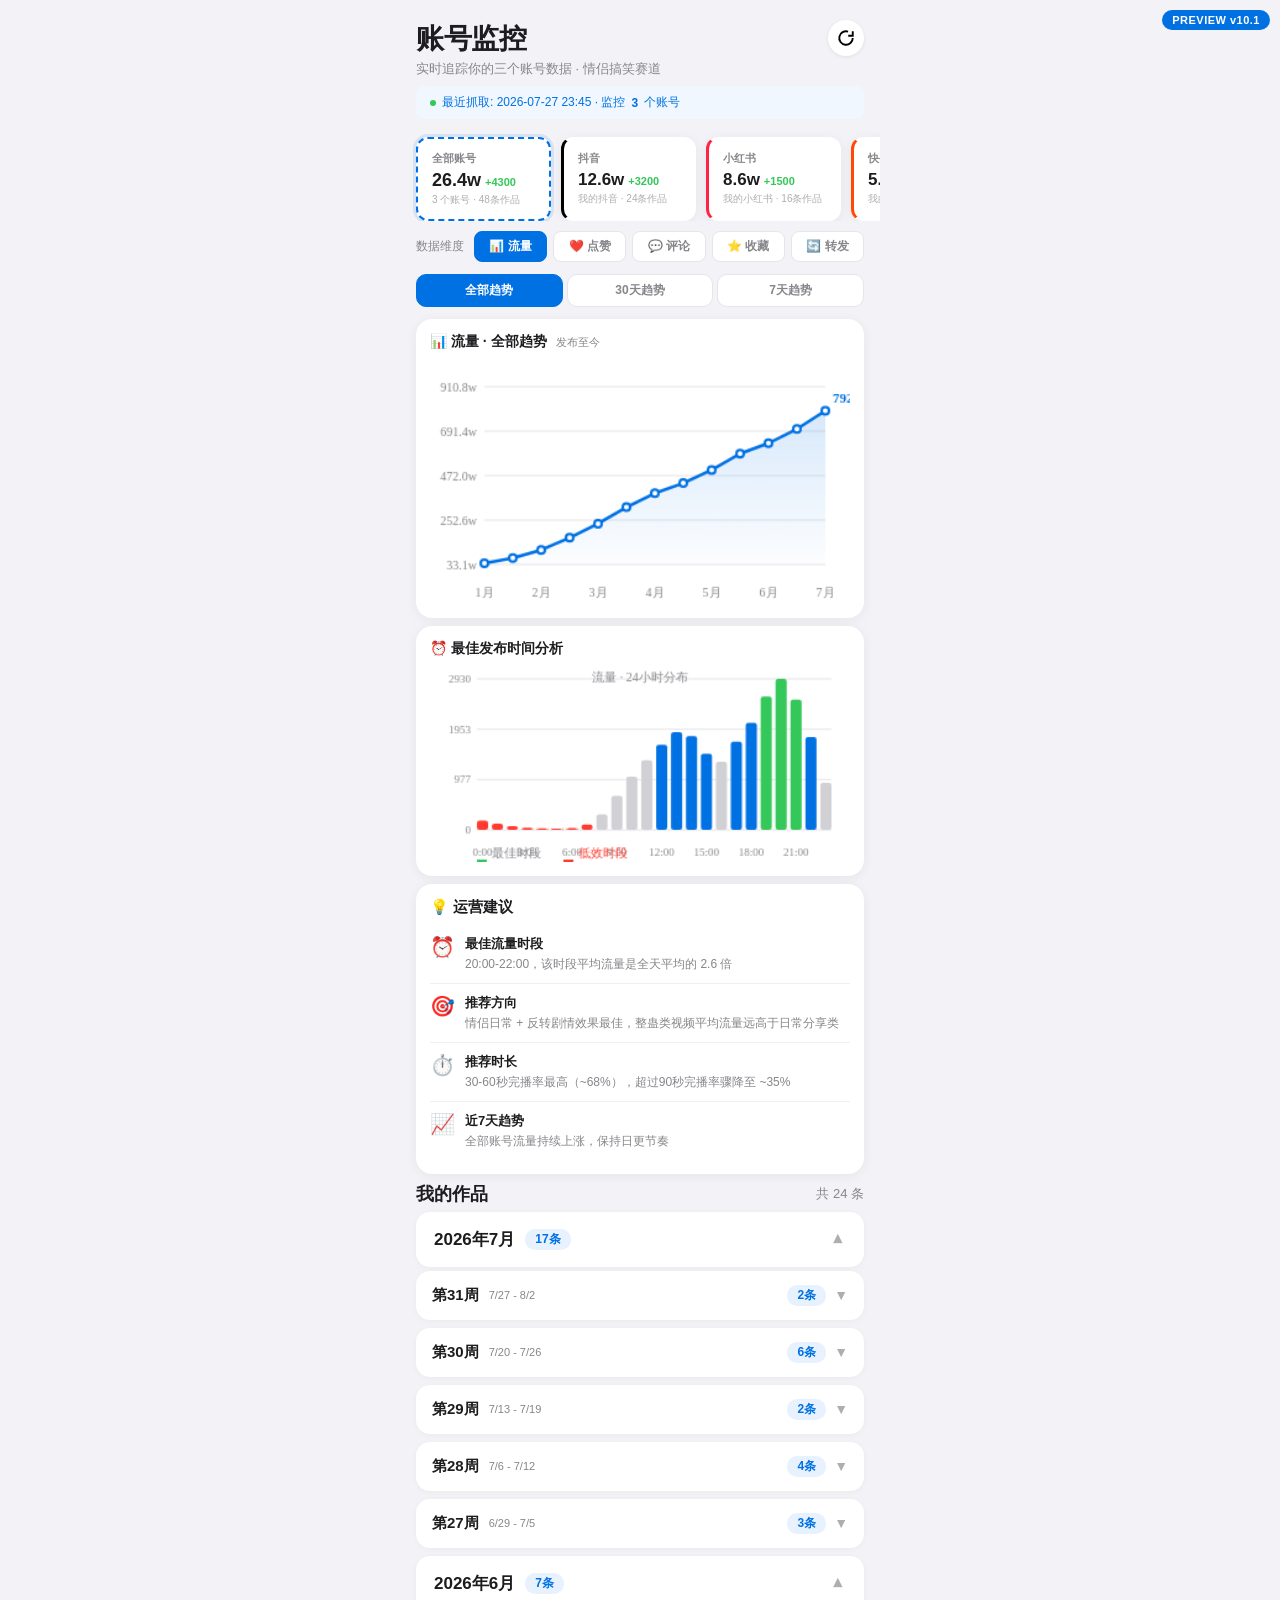
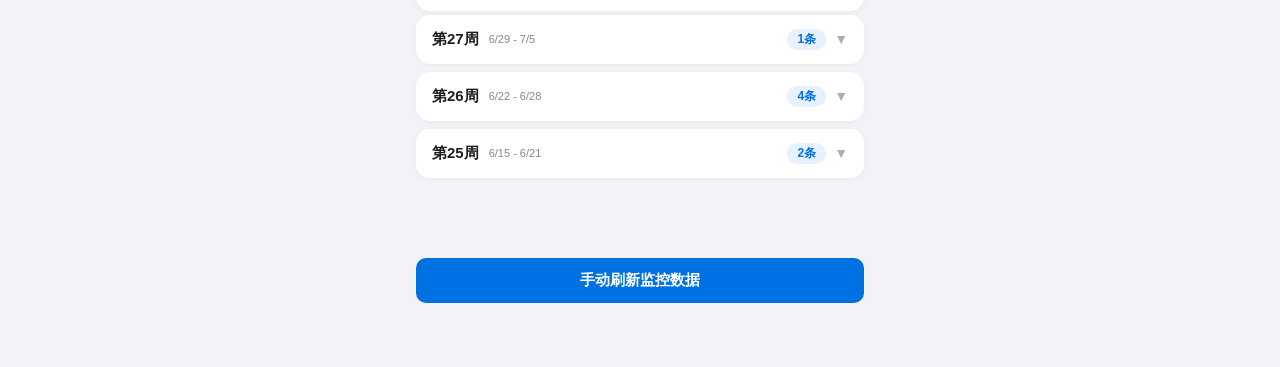
<file: monitor-preview.html>
<!DOCTYPE html>
<html lang="zh-CN">
<head>
  <meta charset="UTF-8">
  <meta name="viewport" content="width=device-width, initial-scale=1.0, maximum-scale=1.0, user-scalable=no">
  <title>监控面板预览 v10.1</title>
  <style>
    :root {
      --primary: #0071e3; --primary-light: #e8f2ff;
      --bg: #f2f2f7; --card-bg: #fff; --border: #e5e5ea;
      --text-primary: #1d1d1f; --text-secondary: #86868b; --text-tertiary: #aeaeb2;
      --green: #34c759; --red: #ff3b30; --orange: #ff9500;
    }
    * { margin: 0; padding: 0; box-sizing: border-box; }
    body {
      font-family: -apple-system, BlinkMacSystemFont, 'SF Pro Display', 'PingFang SC', sans-serif;
      background: var(--bg); color: var(--text-primary); -webkit-font-smoothing: antialiased;
      max-width: 480px; margin: 0 auto; min-height: 100vh; padding-bottom: 40px;
    }
    .preview-badge {
      position: fixed; top: 10px; right: 10px; z-index: 999;
      background: var(--primary); color: #fff; padding: 4px 10px; border-radius: 12px;
      font-size: 11px; font-weight: 700; letter-spacing: 0.5px;
    }

    /* Header */
    .radar-header { padding: 20px 16px 0; }
    .radar-header-top { display: flex; align-items: flex-start; justify-content: space-between; }
    .radar-title-group h1 { font-size: 28px; font-weight: 800; letter-spacing: -0.5px; }
    .radar-title-group p { font-size: 13px; color: var(--text-secondary); margin-top: 2px; }
    .header-actions { display: flex; gap: 8px; }
    .header-actions button {
      width: 36px; height: 36px; border: none; border-radius: 50%;
      background: var(--card-bg); cursor: pointer; display: flex; align-items: center; justify-content: center;
      box-shadow: 0 1px 4px rgba(0,0,0,0.08);
    }
    .segment-tabs { display: flex; gap: 4px; margin-top: 10px; background: #e5e5ea; border-radius: 10px; padding: 3px; }
    .segment-tab {
      flex: 1; padding: 8px 0; border: none; border-radius: 8px; background: transparent;
      font-size: 14px; font-weight: 600; color: var(--text-secondary); cursor: pointer; transition: all 0.2s;
    }
    .segment-tab.active { background: #fff; color: var(--text-primary); box-shadow: 0 1px 3px rgba(0,0,0,0.1); }
    .tab-icon { margin-right: 3px; }

    /* Status */
    .data-status-bar {
      margin: 8px 16px; padding: 8px 14px; background: #f0f7ff; border-radius: 8px;
      font-size: 12px; color: var(--primary); display: flex; align-items: center; gap: 6px;
    }
    .status-dot { width: 6px; height: 6px; border-radius: 50%; background: var(--green); display: inline-block; }

    /* Account Cards */
    .acct-scroll { display: flex; gap: 10px; padding: 10px 16px 0; overflow-x: auto; scrollbar-width: none; }
    .acct-scroll::-webkit-scrollbar { display: none; }
    .monitor-card {
      flex: 0 0 135px; background: #fff; border-radius: 12px; padding: 12px 14px;
      box-shadow: 0 2px 12px rgba(0,0,0,0.06); position: relative; cursor: pointer;
      border: 2px solid transparent; transition: all 0.2s;
    }
    .monitor-card.selected { border-color: var(--primary); box-shadow: 0 0 0 3px rgba(0,113,227,0.12); }
    .monitor-card.all { border-style: dashed; border-color: #d0d0d5; }
    .monitor-card.all.selected { border-color: var(--primary); }
    .monitor-card.all .mc-fans { font-size: 18px; }
    .mc-platform { font-size: 11px; font-weight: 600; color: var(--text-secondary); margin-bottom: 4px; }
    .mc-fans { font-size: 17px; font-weight: 800; color: var(--text-primary); }
    .mc-delta { font-size: 11px; font-weight: 600; margin-left: 4px; }
    .mc-delta.up { color: var(--green); }
    .mc-delta.down { color: var(--red); }
    .mc-sub { font-size: 10px; color: var(--text-tertiary); margin-top: 2px; }
    .monitor-card.add {
      border: 2px dashed #d0d0d5 !important; background: transparent; box-shadow: none;
      display: flex; align-items: center; justify-content: center; flex-direction: column; gap: 4px;
      cursor: pointer; color: var(--text-secondary); font-size: 12px; font-weight: 500;
    }
    .monitor-card.add .add-icon { font-size: 24px; color: var(--primary); }

    /* Metric bar */
    .metric-bar { display: flex; gap: 6px; padding: 10px 16px 4px; align-items: center; }
    .metric-label { font-size: 12px; color: var(--text-secondary); margin-right: 4px; flex-shrink: 0; }
    .metric-btn {
      flex: 1; padding: 6px 0; border-radius: 8px; font-size: 12px; font-weight: 600;
      border: 1px solid var(--border); background: #fff; color: var(--text-secondary); cursor: pointer;
      text-align: center; transition: all 0.2s;
    }
    .metric-btn.active { background: var(--primary); color: #fff; border-color: var(--primary); }

    /* Trend segment */
    .trend-seg { display: flex; gap: 4px; padding: 8px 16px 4px; }
    .tseg-btn {
      flex: 1; padding: 7px 0; border-radius: 10px; font-size: 12px; font-weight: 600;
      border: 1px solid var(--border); background: #fff; color: var(--text-secondary);
      cursor: pointer; text-align: center; transition: all 0.2s;
    }
    .tseg-btn.active { background: var(--primary); color: #fff; border-color: var(--primary); }

    /* Chart card */
    .chart-card {
      background: #fff; border-radius: 16px; padding: 14px; box-shadow: 0 2px 12px rgba(0,0,0,0.06);
      margin: 8px 16px;
    }
    .chart-card h3 { font-size: 14px; font-weight: 700; margin-bottom: 6px; color: var(--text-primary); }
    .chart-sub { font-size: 11px; color: var(--text-secondary); margin-left: 6px; font-weight: 400; }
    canvas { display: block; }

    /* Pattern / Advice */
    .pattern-card {
      background: #fff; border-radius: 16px; padding: 14px; margin: 8px 16px;
      box-shadow: 0 2px 12px rgba(0,0,0,0.06);
    }
    .pattern-card h4 { font-size: 15px; font-weight: 700; margin-bottom: 8px; }
    .advice-row { display: flex; gap: 10px; align-items: flex-start; padding: 10px 0; border-bottom: 1px solid #f0f0f0; }
    .advice-row:last-child { border-bottom: none; }
    .advice-icon { font-size: 20px; flex-shrink: 0; }
    .advice-title { font-size: 13px; font-weight: 600; color: var(--text-primary); }
    .advice-text { font-size: 12px; color: var(--text-secondary); line-height: 1.5; margin-top: 2px; }

    /* Section header */
    .section-header { display: flex; align-items: center; justify-content: space-between; margin: 8px 16px 6px; }
    .section-header h2 { font-size: 18px; font-weight: 800; }

    /* Month group */
    .month-group { margin: 0 16px 8px; }
    .month-head {
      display: flex; align-items: center; justify-content: space-between; padding: 16px 18px;
      background: #fff; border-radius: 14px; cursor: pointer; user-select: none;
      box-shadow: 0 1px 6px rgba(0,0,0,0.04); margin-bottom: 4px;
    }
    .month-head:active { background: #f5f5f7; }
    .month-head-left { display: flex; align-items: center; gap: 10px; }
    .month-title { font-size: 17px; font-weight: 800; color: var(--text-primary); }
    .month-total { font-size: 12px; font-weight: 600; color: var(--primary); background: var(--primary-light); border-radius: 10px; padding: 2px 10px; }
    .month-arrow { font-size: 16px; color: var(--text-tertiary); transition: transform 0.2s; }
    .month-group.open .month-arrow { transform: rotate(180deg); }
    .month-week-list { display: none; }
    .month-group.open .month-week-list { display: block; }

    /* Week group inside month */
    .month-week-list .week-group { margin: 0 0 8px 0; }
    .week-group { background: #fff; border-radius: 14px; overflow: hidden; box-shadow: 0 1px 6px rgba(0,0,0,0.04); }
    .week-head {
      display: flex; align-items: center; justify-content: space-between; padding: 14px 16px;
      cursor: pointer; user-select: none;
    }
    .week-head:active { background: #f5f5f7; }
    .week-head-left { display: flex; align-items: center; gap: 10px; }
    .week-num { font-size: 15px; font-weight: 700; color: var(--text-primary); }
    .week-range { font-size: 11px; color: var(--text-secondary); }
    .week-badge { font-size: 12px; font-weight: 600; color: var(--primary); background: var(--primary-light); border-radius: 10px; padding: 2px 10px; }
    .week-arrow { font-size: 14px; color: var(--text-tertiary); transition: transform 0.2s; }
    .week-group.open .week-arrow { transform: rotate(180deg); }
    .week-body { display: none; padding: 0 10px 10px; }
    .week-group.open .week-body { display: flex; flex-direction: column; gap: 8px; }

    /* Video card */
    .video-card {
      background: #fafafa; border-radius: 12px; overflow: hidden; position: relative;
      box-shadow: 0 1px 4px rgba(0,0,0,0.06);
    }
    .card-cover-area {
      min-height: 90px; display: flex; align-items: center; justify-content: center;
      position: relative;
    }
    .card-platform-badge {
      position: absolute; top: 10px; right: 10px; padding: 3px 8px; border-radius: 12px;
      font-size: 10px; font-weight: 600; color: #fff;
    }
    .card-body { padding: 10px 12px 4px; }
    .card-title { font-size: 14px; font-weight: 600; color: var(--text-primary); line-height: 1.4; }
    .card-author { margin-top: 3px; }
    .author-name { font-size: 12px; color: var(--text-secondary); }
    .card-stats { display: flex; gap: 12px; padding: 4px 12px 8px; font-size: 12px; color: var(--text-secondary); }
    .stat-item { display: flex; align-items: center; gap: 2px; }
    .stat-icon { font-size: 11px; }
    .stat-time { margin-left: auto; color: var(--text-tertiary); }
    .work-link {
      display: block; width: 100%; padding: 10px 0; text-align: center; border: none;
      border-top: 1px solid var(--border);
      background: linear-gradient(180deg, #e8f4ff, #d6ebff);
      color: #1a6dd4; font-size: 13px; font-weight: 700; cursor: pointer;
      text-decoration: none; border-radius: 0 0 12px 12px;
    }

    /* Refresh button */
    .btn-blue {
      display: block; width: calc(100% - 32px); margin: 12px auto 24px;
      padding: 13px; border: none; border-radius: 10px;
      background: var(--primary); color: #fff; font-size: 15px; font-weight: 600; cursor: pointer;
    }

    /* Modal */
    .acct-modal-bg {
      display: none; position: fixed; inset: 0; background: rgba(0,0,0,0.35); z-index: 999;
      align-items: flex-end; justify-content: center; backdrop-filter: blur(3px);
    }
    .acct-modal-bg.show { display: flex; }
    .acct-modal {
      background: #fff; border-radius: 20px 20px 0 0; width: 100%; max-width: 480px;
      padding: 20px 18px calc(20px + env(safe-area-inset-bottom, 0px));
      animation: slideUp 0.3s ease;
    }
    @keyframes slideUp { from { transform: translateY(100%); opacity: 0; } to { transform: translateY(0); opacity: 1; } }
    .acct-modal h3 { font-size: 17px; font-weight: 700; margin-bottom: 14px; }
    .acct-modal .row { display: flex; gap: 8px; align-items: center; margin-bottom: 10px; }
    .acct-modal select, .acct-modal input {
      padding: 10px 12px; border: 1.5px solid var(--border); border-radius: 10px;
      font-size: 14px; background: #f5f5f7; color: var(--text-primary); outline: none;
      font-family: inherit;
    }
    .acct-modal select { min-width: 90px; }
    .acct-modal input { flex: 1; min-width: 120px; }
    .acct-modal input:focus, .acct-modal select:focus { border-color: var(--primary); }
    .btn-primary {
      width: 100%; padding: 13px; border: none; border-radius: 10px;
      background: var(--primary); color: #fff; font-size: 15px; font-weight: 600; cursor: pointer; margin-top: 4px;
    }
    .btn-grey {
      width: 100%; padding: 12px; border: 1.5px solid var(--border); border-radius: 10px;
      background: #fff; color: var(--primary); font-size: 14px; font-weight: 500; cursor: pointer; margin-top: 6px;
    }
  </style>
</head>
<body>
<div class="preview-badge">PREVIEW v10.1</div>

<!-- Header -->
<div class="radar-header">
  <div class="radar-header-top">
    <div class="radar-title-group">
      <h1>账号监控</h1>
      <p>实时追踪你的三个账号数据 · 情侣搞笑赛道</p>
    </div>
    <div class="header-actions">
      <button onclick="alert('刷新中...')"><svg width="18" height="18" viewBox="0 0 24 24" fill="none" stroke="currentColor" stroke-width="2.5"><path d="M21 12a9 9 0 11-6.219-8.56"/><path d="M21 3v6h-6"/></svg></button>
    </div>
  </div>
</div>

<div class="data-status-bar">
  <span class="status-dot"></span> 最近抓取: 2026-07-27 23:45 · 监控 <b id="acctCount">3</b> 个账号
</div>

<!-- Account Cards -->
<div class="acct-scroll" id="acctCards"></div>

<!-- Metric Bar -->
<div class="metric-bar">
  <span class="metric-label">数据维度</span>
  <button class="metric-btn active" onclick="switchMetric('plays')">📊 流量</button>
  <button class="metric-btn" onclick="switchMetric('likes')">❤️ 点赞</button>
  <button class="metric-btn" onclick="switchMetric('comments')">💬 评论</button>
  <button class="metric-btn" onclick="switchMetric('saves')">⭐ 收藏</button>
  <button class="metric-btn" onclick="switchMetric('shares')">🔄 转发</button>
</div>

<!-- Trend Toggle -->
<div class="trend-seg">
  <button class="tseg-btn active" onclick="switchTrend('all')">全部趋势</button>
  <button class="tseg-btn" onclick="switchTrend('30d')">30天趋势</button>
  <button class="tseg-btn" onclick="switchTrend('7d')">7天趋势</button>
</div>

<!-- Trend Chart -->
<div class="chart-card">
  <h3 id="trendTitle">📊 流量 · 全部趋势 <span class="chart-sub" id="trendSub">发布至今</span></h3>
  <canvas id="trendCanvas" width="340" height="200" style="width:100%;max-width:100%;"></canvas>
</div>

<!-- Time Slot Chart -->
<div class="chart-card">
  <h3>⏰ 最佳发布时间分析</h3>
  <canvas id="timeSlotCanvas" width="340" height="160" style="width:100%;max-width:100%;"></canvas>
</div>

<!-- Advice -->
<div class="pattern-card">
  <h4>💡 运营建议</h4>
  <div id="adviceArea"></div>
</div>

<!-- Works -->
<div class="section-header">
  <h2>我的作品</h2>
  <span style="font-size:13px;color:var(--text-secondary);" id="workTotal">共 0 条</span>
</div>
<div id="monthGroups" style="padding-bottom:60px;"></div>

<!-- Refresh -->
<button class="btn-blue" onclick="alert('预览模式下不实际刷新')">手动刷新监控数据</button>

<!-- Add Account Modal -->
<div class="acct-modal-bg" id="acctModalBg" onclick="if(event.target===this)closeModal()">
  <div class="acct-modal">
    <h3>添加监控账号</h3>
    <div class="row">
      <select id="acctPlat">
        <option value="douyin">抖音</option>
        <option value="xiaohongshu">小红书</option>
        <option value="kuaishou">快手</option>
        <option value="shipinhao">视频号</option>
      </select>
      <input type="text" id="acctId" placeholder="输入账号ID / 用户ID">
    </div>
    <input type="text" id="acctNick" placeholder="账号昵称（可选）" style="width:100%;box-sizing:border-box;padding:10px 12px;border:1.5px solid #e5e5ea;border-radius:10px;font-size:14px;background:#f5f5f7;color:var(--text-primary);outline:none;font-family:inherit;margin-bottom:10px;">
    <button class="btn-primary" onclick="addAccount()">确认添加</button>
    <button class="btn-grey" onclick="closeModal()">取消</button>
  </div>
</div>

<script>
// ===========================
// DATA
// ===========================
const PLAT_COLORS = { douyin: '#000', xiaohongshu: '#ff2442', kuaishou: '#ff4906', shipinhao: '#07c160' };
const PLAT_NAMES = { douyin: '抖音', xiaohongshu: '小红书', kuaishou: '快手', shipinhao: '视频号' };
const PLAT_DOMAINS = { douyin: 'douyin.com', xiaohongshu: 'xiaohongshu.com', kuaishou: 'kuaishou.com', shipinhao: 'channels.weixin.qq.com' };
const METRIC_NAMES = { plays: '流量', likes: '点赞', comments: '评论', saves: '收藏', shares: '转发' };

// Per-account data
const ACCOUNT_DATA = {
  a1: {  // 抖音 - 12.56w粉
    nickname: '我的抖音', platform: 'douyin', userId: '49566173638',
    fans: 125600, delta: +3200, deltaUp: true, totalWorks: 24,
    // 全部趋势（按半月/周粒度）
    allLabels: ['1月', '2月', '3月', '4月上', '4月下', '5月上', '5月下', '6月上', '6月下', '7/1-7/5', '7/6-7/12', '7/13-7/19', '7/20-7/27'],
    // 各指标趋势（粉丝累计 / 流量 / 点赞 / 评论 / 收藏 / 转发）
    trendFans: [2000,3500,8200,15000,22000,31000,38000,42000,48000,55000,65000,82000,125600],
    trendPlays: [50000,82000,180000,350000,520000,780000,980000,1150000,1380000,1680000,2200000,2900000,3800000],
    trendLikes: [1800,3500,8200,15000,22000,31000,38000,42000,48000,55000,65000,82000,125600],
    trendComments: [320,650,1500,2800,4200,5800,7200,8200,9500,10800,13200,16800,22600],
    trendSaves: [800,1500,3500,6200,9200,13000,16000,18000,21000,24000,29000,36000,52000],
    trendShares: [200,420,950,1800,2800,3800,4500,5200,6000,7200,8800,11800,16200],
    // 30天趋势
    trend30dPlays: [1380000,1500000,1700000,2100000,2600000,3200000,3800000],
    trend30dLikes: [48000,52000,57000,65000,82000,105000,125600],
    trend30dComments: [9500,10200,11500,13800,16800,19500,22600],
    trend30dSaves: [21000,23000,26000,30000,36000,42000,52000],
    trend30dShares: [6000,6500,7200,8800,11800,14000,16200],
    labels30d: ['6/28', '7/03', '7/08', '7/13', '7/18', '7/23', '7/27'],
    // 7天趋势
    trend7dPlays: [2600000,2750000,2900000,3100000,3300000,3600000,3800000],
    trend7dLikes: [82000,88000,92000,97000,107000,118000,125600],
    trend7dComments: [16800,17200,18000,18800,20200,21500,22600],
    trend7dSaves: [36000,37200,39000,41000,46000,50000,52000],
    trend7dShares: [11800,12200,12800,13600,14800,15500,16200],
    labels7d: ['7/21', '7/22', '7/23', '7/24', '7/25', '7/26', '7/27'],
    // 24h分布
    hourPlays: [80,50,30,18,12,10,15,45,120,260,400,520,620,700,680,560,500,630,760,930,1100,960,700,360],
    hourLikes: [80,50,30,18,12,10,15,45,120,260,400,520,620,700,680,560,500,630,760,930,1100,960,700,360],
    hourComments: [14,9,5,3,2,2,3,8,22,45,70,92,108,120,116,98,88,110,135,165,185,160,120,62],
    hourSaves: [32,20,12,7,5,4,6,18,48,105,160,210,250,280,270,225,200,255,310,385,440,385,280,145],
    hourShares: [10,6,4,2,1,1,2,6,16,35,55,72,85,95,92,78,70,88,108,135,155,130,95,50],
    works: [
      { title: '假装失忆测试男友反应😂', likes: 85000, plays: 2300000, comments: 18200, saves: 38000, shares: 12000, date: '2026-07-26 20:30', week: 31, url: 'https://www.douyin.com/video/7658644062555391722' },
      { title: '趁他睡着把眉毛剃了一半', likes: 62000, plays: 1850000, comments: 13500, saves: 25000, shares: 8800, date: '2026-07-25 21:15', week: 31, url: 'https://www.douyin.com/video/7665596046256824570' },
      { title: '在电梯里假装不认识他', likes: 38000, plays: 980000, comments: 7800, saves: 15000, shares: 5200, date: '2026-07-23 20:00', week: 30, url: 'https://www.douyin.com/video/7445677809080552731' },
      { title: '把空调遥控器藏起来说坏了', likes: 42000, plays: 1200000, comments: 9200, saves: 18000, shares: 6500, date: '2026-07-22 19:00', week: 30, url: '#' },
      { title: '偷偷换了他的洗发水', likes: 29000, plays: 720000, comments: 5800, saves: 12000, shares: 3800, date: '2026-07-18 19:30', week: 29, url: '#' },
      { title: '假装把手机掉马桶里了', likes: 24000, plays: 650000, comments: 4500, saves: 9500, shares: 2800, date: '2026-07-15 21:00', week: 29, url: '#' },
      { title: '测试他的求生欲第3卷', likes: 45000, plays: 1280000, comments: 9800, saves: 19500, shares: 7200, date: '2026-07-10 20:45', week: 28, url: '#' },
      { title: '在他生日当天假装忘掉', likes: 52000, plays: 1580000, comments: 11200, saves: 22000, shares: 8200, date: '2026-07-08 18:00', week: 28, url: '#' },
      { title: '女朋友暴怒合集·他居然还敢笑', likes: 38000, plays: 950000, comments: 8200, saves: 16000, shares: 5500, date: '2026-07-01 19:30', week: 27, url: '#' },
      { title: '给他假口红让他猜价格', likes: 31000, plays: 820000, comments: 6800, saves: 13000, shares: 4200, date: '2026-06-25 20:15', week: 26, url: '#' },
      { title: '趁他打游戏疯狂撩他', likes: 33000, plays: 880000, comments: 7200, saves: 14000, shares: 4800, date: '2026-06-20 21:00', week: 25, url: '#' },
      { title: '让他帮我敷面膜结果整张脸都是', likes: 28000, plays: 750000, comments: 6200, saves: 11500, shares: 3900, date: '2026-06-15 19:45', week: 24, url: '#' },
    ]
  },
  a2: {  // 小红书 - 8.64w粉
    nickname: '我的小红书', platform: 'xiaohongshu', userId: '95886844869',
    fans: 86400, delta: +1500, deltaUp: true, totalWorks: 16,
    allLabels: ['1月', '2月', '3月', '4月', '5月上', '5月下', '6月上', '6月下', '7/1-7/13', '7/14-7/27'],
    trendFans: [3000,5500,9800,18000,28000,42000,58000,72000,81000,86400],
    trendPlays: [60000,120000,220000,420000,680000,980000,1350000,1680000,2100000,2600000],
    trendLikes: [3000,5500,9800,18000,28000,42000,58000,72000,81000,86400],
    trendComments: [450,850,1500,2800,4500,6800,9500,11800,13200,15200],
    trendSaves: [1200,2300,4200,7800,12000,18000,25000,32000,38000,42000],
    trendShares: [300,550,980,1800,2800,4200,5800,7200,8600,9800],
    trend30dPlays: [1350000,1500000,1720000,1980000,2300000,2480000,2600000],
    trend30dLikes: [58000,61000,65000,70000,76000,82000,86400],
    trend30dComments: [9500,10000,11000,12000,13200,14500,15200],
    trend30dSaves: [25000,27000,30000,33000,37000,40000,42000],
    trend30dShares: [5800,6200,6800,7400,8200,9000,9800],
    labels30d: ['6/28', '7/03', '7/08', '7/13', '7/18', '7/23', '7/27'],
    trend7dPlays: [2100000,2200000,2300000,2400000,2480000,2550000,2600000],
    trend7dLikes: [72000,75000,78000,81000,83000,85000,86400],
    trend7dComments: [11800,12200,12800,13500,14200,14800,15200],
    trend7dSaves: [32000,33500,35000,36500,38500,40500,42000],
    trend7dShares: [7200,7500,7800,8300,8800,9300,9800],
    labels7d: ['7/21', '7/22', '7/23', '7/24', '7/25', '7/26', '7/27'],
    hourPlays: [60,40,25,15,10,8,12,35,100,220,350,450,550,650,620,500,440,580,700,880,950,820,600,300],
    hourLikes: [60,40,25,15,10,8,12,35,100,220,350,450,550,650,620,500,440,580,700,880,950,820,600,300],
    hourComments: [10,7,4,2,1,1,2,6,18,38,58,75,92,108,105,85,75,96,118,148,162,138,102,52],
    hourSaves: [24,16,10,6,4,3,5,14,40,88,140,180,220,260,248,200,176,232,280,352,380,328,240,120],
    hourShares: [7,5,3,2,1,1,2,5,13,28,42,55,68,80,76,62,55,70,88,108,118,100,75,38],
    works: [
      { title: '跟他说我怀孕了（吃多了）', likes: 41000, plays: 1200000, comments: 8800, saves: 18000, shares: 5500, date: '2026-07-24 19:45', week: 30, url: '#' },
      { title: '给他手机存一百张丑表情包', likes: 28000, plays: 750000, comments: 5200, saves: 12000, shares: 3200, date: '2026-07-22 18:30', week: 30, url: '#' },
      { title: '让他帮选衣服，选的都是反的', likes: 18000, plays: 420000, comments: 3800, saves: 7800, shares: 2100, date: '2026-07-16 20:00', week: 29, url: '#' },
      { title: '假装有私生饭，他的反应绝了', likes: 32000, plays: 890000, comments: 6500, saves: 13500, shares: 4200, date: '2026-07-09 19:15', week: 28, url: '#' },
      { title: '把他的白T恤全染成粉色', likes: 25000, plays: 680000, comments: 4800, saves: 10500, shares: 3500, date: '2026-07-03 17:30', week: 27, url: '#' },
      { title: '让他以为我换了手机密码', likes: 22000, plays: 580000, comments: 4200, saves: 9000, shares: 2800, date: '2026-06-28 20:45', week: 26, url: '#' },
      { title: '朋友圈发"他出轨了"然后秒删', likes: 35000, plays: 980000, comments: 7200, saves: 15000, shares: 4800, date: '2026-06-22 18:00', week: 25, url: '#' },
      { title: '让他帮我涂指甲油（直男杀手）', likes: 19000, plays: 450000, comments: 3500, saves: 8500, shares: 2600, date: '2026-06-15 19:30', week: 24, url: '#' },
    ]
  },
  a3: {  // 快手 - 5.23w粉
    nickname: '我的快手', platform: 'kuaishou', userId: '5530272280',
    fans: 52300, delta: -400, deltaUp: false, totalWorks: 8,
    allLabels: ['3月', '4月', '5月', '6月上', '6月下', '7/1-7/13', '7/14-7/27'],
    trendFans: [10000,18000,25000,35000,45000,51000,52300],
    trendPlays: [280000,450000,650000,880000,1150000,1400000,1520000],
    trendLikes: [10000,18000,25000,35000,45000,51000,52300],
    trendComments: [1800,3200,4500,6500,8200,9500,9800],
    trendSaves: [4500,8000,11000,15500,20000,23500,24800],
    trendShares: [1200,2200,3200,4500,5800,6800,7200],
    trend30dPlays: [880000,980000,1100000,1250000,1380000,1460000,1520000],
    trend30dLikes: [32000,37000,42000,46000,50000,51500,52300],
    trend30dComments: [5600,6000,6600,7400,8200,9000,9800],
    trend30dSaves: [14800,16500,18000,20000,22000,23800,24800],
    trend30dShares: [4200,4600,5000,5600,6200,6800,7200],
    labels30d: ['6/28', '7/03', '7/08', '7/13', '7/18', '7/23', '7/27'],
    trend7dPlays: [1380000,1400000,1430000,1460000,1490000,1510000,1520000],
    trend7dLikes: [45000,46000,47000,48500,50000,51500,52300],
    trend7dComments: [8200,8400,8600,8800,9200,9500,9800],
    trend7dSaves: [20000,20800,21600,22500,23600,24300,24800],
    trend7dShares: [5800,6000,6200,6400,6600,6900,7200],
    labels7d: ['7/21', '7/22', '7/23', '7/24', '7/25', '7/26', '7/27'],
    hourPlays: [40,30,20,12,8,5,10,25,80,180,280,380,480,550,520,420,380,500,620,780,880,750,500,250],
    hourLikes: [40,30,20,12,8,5,10,25,80,180,280,380,480,550,520,420,380,500,620,780,880,750,500,250],
    hourComments: [7,5,3,2,1,1,2,4,14,30,48,65,82,92,88,72,65,85,108,132,148,128,85,42],
    hourSaves: [16,12,8,5,3,2,4,10,32,72,112,152,192,220,208,168,152,200,248,312,350,300,200,100],
    hourShares: [5,4,2,1,1,1,1,3,10,22,35,48,62,70,66,54,48,62,82,100,110,95,62,32],
    works: [
      { title: '黑暗料理让他先尝', likes: 22000, plays: 620000, comments: 4800, saves: 9800, shares: 3500, date: '2026-07-21 20:45', week: 30, url: '#' },
      { title: '假装把工资花光了', likes: 15000, plays: 380000, comments: 3200, saves: 6800, shares: 2200, date: '2026-07-08 19:30', week: 28, url: '#' },
      { title: '让他以为我把他游戏删了', likes: 28000, plays: 780000, comments: 5500, saves: 12000, shares: 4200, date: '2026-07-01 18:00', week: 27, url: '#' },
      { title: '女朋友突击检查手机', likes: 18000, plays: 480000, comments: 3800, saves: 7800, shares: 2800, date: '2026-06-20 20:30', week: 25, url: '#' },
    ]
  }
};

// ===========================
// STATE
// ===========================
let state = {
  accounts: [
    { id: 'a1', platform: 'douyin', nickname: '我的抖音', userId: '49566173638', fans: 125600, delta: +3200, deltaUp: true, works: 24 },
    { id: 'a2', platform: 'xiaohongshu', nickname: '我的小红书', userId: '95886844869', fans: 86400, delta: +1500, deltaUp: true, works: 16 },
    { id: 'a3', platform: 'kuaishou', nickname: '我的快手', userId: '5530272280', fans: 52300, delta: -400, deltaUp: false, works: 8 },
  ],
  selectedId: 'all',
  trendMode: 'all',
  metric: 'plays'
};

function fmt(n) {
  if (n >= 100000000) return (n / 100000000).toFixed(1) + '亿';
  if (n >= 10000) return (n / 10000).toFixed(1) + 'w';
  return String(n);
}

// ===========================
// ACCOUNT CARDS
// ===========================
function renderCards() {
  const el = document.getElementById('acctCards');
  const totalFans = state.accounts.reduce((s, a) => s + a.fans, 0);
  const totalDelta = state.accounts.reduce((s, a) => s + (a.deltaUp ? Math.abs(a.delta) : -Math.abs(a.delta)), 0);

  let html = `
    <div class="monitor-card all${state.selectedId === 'all' ? ' selected' : ''}" onclick="selectAcct('all')">
      <div class="mc-platform">全部账号</div>
      <div class="mc-fans">${fmt(totalFans)}<span class="mc-delta ${totalDelta >= 0 ? 'up' : 'down'}">${totalDelta >= 0 ? '+' : ''}${fmt(totalDelta)}</span></div>
      <div class="mc-sub">${state.accounts.length} 个账号 · ${state.accounts.reduce((s,a)=>s+a.works,0)}条作品</div>
    </div>`;

  state.accounts.forEach(a => {
    const dStr = a.deltaUp ? `+${fmt(a.delta)}` : `${fmt(a.delta)}`;
    const dCls = a.deltaUp ? 'up' : 'down';
    html += `
    <div class="monitor-card${state.selectedId === a.id ? ' selected' : ''}" onclick="selectAcct('${a.id}')" style="border-left:3px solid ${PLAT_COLORS[a.platform]};">
      <div class="mc-platform">${PLAT_NAMES[a.platform]}</div>
      <div class="mc-fans">${fmt(a.fans)}<span class="mc-delta ${dCls}">${dStr}</span></div>
      <div class="mc-sub">${a.nickname} · ${a.works}条作品</div>
    </div>`;
  });

  html += `<div class="monitor-card add" onclick="openModal()"><span class="add-icon">+</span>添加账号</div>`;
  el.innerHTML = html;
  document.getElementById('acctCount').textContent = state.accounts.length;
}

// ===========================
// DATA AGGREGATION
// ===========================
function getData() {
  const m = state.metric;
  const trendAllKey = m === 'plays' ? 'trendPlays' : m === 'likes' ? 'trendLikes' : m === 'comments' ? 'trendComments' : m === 'saves' ? 'trendSaves' : 'trendShares';
  const trend30dKey = m === 'plays' ? 'trend30dPlays' : m === 'likes' ? 'trend30dLikes' : m === 'comments' ? 'trend30dComments' : m === 'saves' ? 'trend30dSaves' : 'trend30dShares';
  const trend7dKey = m === 'plays' ? 'trend7dPlays' : m === 'likes' ? 'trend7dLikes' : m === 'comments' ? 'trend7dComments' : m === 'saves' ? 'trend7dSaves' : 'trend7dShares';
  const hourKey = m === 'plays' ? 'hourPlays' : m === 'likes' ? 'hourLikes' : m === 'comments' ? 'hourComments' : m === 'saves' ? 'hourSaves' : 'hourShares';

  if (state.selectedId === 'all') {
    // Merge all accounts
    const maxLen = Math.max(...state.accounts.map(a => (ACCOUNT_DATA[a.id]?.[trendAllKey] || []).length));
    const mergedAll = []; for (let i = 0; i < maxLen; i++) { let s = 0; state.accounts.forEach(a => { const d = ACCOUNT_DATA[a.id]; if (d && d[trendAllKey]) s += d[trendAllKey][Math.min(i, d[trendAllKey].length - 1)]; }); mergedAll.push(s); }

    const merged30d = []; for (let i = 0; i < 7; i++) { let s = 0; state.accounts.forEach(a => { const d = ACCOUNT_DATA[a.id]; if (d && d[trend30dKey]) s += (d[trend30dKey]?.[i] || 0); }); merged30d.push(s); }

    const merged7d = []; for (let i = 0; i < 7; i++) { let s = 0; state.accounts.forEach(a => { const d = ACCOUNT_DATA[a.id]; if (d && d[trend7dKey]) s += (d[trend7dKey]?.[i] || 0); }); merged7d.push(s); }

    const mergedHours = new Array(24).fill(0);
    state.accounts.forEach(a => { const d = ACCOUNT_DATA[a.id]; if (d && d[hourKey]) d[hourKey].forEach((v, i) => { mergedHours[i] += v; }); });

    return {
      [trendAllKey]: mergedAll, [trend30dKey]: merged30d, [trend7dKey]: merged7d,
      [hourKey]: mergedHours,
      allLabels: ['1月', '2月', '3月', '4月', '5月', '6月', '7月'],
      labels30d: ['6/28', '7/03', '7/08', '7/13', '7/18', '7/23', '7/27'],
      labels7d: ['7/21', '7/22', '7/23', '7/24', '7/25', '7/26', '7/27'],
      nickname: '全部账号', platform: 'all', works: state.accounts.flatMap(a => (ACCOUNT_DATA[a.id]?.works || []).map(w => ({ ...w, platform: a.platform, author: ACCOUNT_DATA[a.id]?.nickname })))
    };
  }

  const d = ACCOUNT_DATA[state.selectedId];
  return { ...d, works: (d.works || []).map(w => ({ ...w, platform: d.platform, author: d.nickname })) };
}

// ===========================
// SELECT ACCOUNT
// ===========================
function selectAcct(id) {
  state.selectedId = id;
  renderCards();
  drawTrend();
  drawTimeSlot();
  renderAdvice();
  renderMonthGroups();
}

// ===========================
// SWITCH METRIC
// ===========================
function switchMetric(metric) {
  state.metric = metric;
  document.querySelectorAll('.metric-btn').forEach(b => {
    b.classList.toggle('active', b.textContent.includes(METRIC_NAMES[metric]));
  });
  // Update title
  const titles = { all: METRIC_NAMES[metric] + ' · 全部趋势', '30d': METRIC_NAMES[metric] + ' · 近30天趋势', '7d': METRIC_NAMES[metric] + ' · 近7天趋势' };
  document.getElementById('trendTitle').innerHTML = titles[state.trendMode] + ' <span class="chart-sub" id="trendSub">' + ({ all: '发布至今', '30d': '近30天每日', '7d': '近7天每日' })[state.trendMode] + '</span>';
  drawTrend();
  drawTimeSlot();
  renderAdvice();
}

// ===========================
// SWITCH TREND
// ===========================
function switchTrend(mode) {
  state.trendMode = mode;
  document.querySelectorAll('.tseg-btn').forEach((b, i) => {
    const modes = ['all', '30d', '7d'];
    b.classList.toggle('active', modes[i] === mode);
  });
  const titles = { all: METRIC_NAMES[state.metric] + ' · 全部趋势', '30d': METRIC_NAMES[state.metric] + ' · 近30天趋势', '7d': METRIC_NAMES[state.metric] + ' · 近7天趋势' };
  const subs = { all: '发布至今', '30d': '近30天每日', '7d': '近7天每日' };
  document.getElementById('trendTitle').innerHTML = titles[mode] + ' <span class="chart-sub">' + subs[mode] + '</span>';
  drawTrend();
}

// ===========================
// TREND CHART
// ===========================
function drawTrend() {
  const c = document.getElementById('trendCanvas');
  const ctx = c.getContext('2d');
  const W = c.width, H = c.height;
  const pad = { top: 24, right: 20, bottom: 32, left: 44 };
  const pw = W - pad.left - pad.right, ph = H - pad.top - pad.bottom;

  const d = getData();
  const m = state.metric;
  const allKey = m === 'plays' ? 'trendPlays' : m === 'likes' ? 'trendLikes' : m === 'comments' ? 'trendComments' : m === 'saves' ? 'trendSaves' : 'trendShares';
  const k30d = m === 'plays' ? 'trend30dPlays' : m === 'likes' ? 'trend30dLikes' : m === 'comments' ? 'trend30dComments' : m === 'saves' ? 'trend30dSaves' : 'trend30dShares';
  const k7d = m === 'plays' ? 'trend7dPlays' : m === 'likes' ? 'trend7dLikes' : m === 'comments' ? 'trend7dComments' : m === 'saves' ? 'trend7dSaves' : 'trend7dShares';

  let values, labels;
  if (state.trendMode === 'all') { values = d[allKey] || d.fans || []; labels = d.allLabels; }
  else if (state.trendMode === '30d') { values = d[k30d] || d.trend30d || []; labels = d.labels30d; }
  else { values = d[k7d] || d.trend7d || []; labels = d.labels7d; }

  if (!values || values.length < 2) { ctx.clearRect(0, 0, W, H); ctx.fillStyle = '#86868b'; ctx.font = '13px -apple-system'; ctx.textAlign = 'center'; ctx.fillText('暂无数据', W / 2, H / 2); return; }

  ctx.clearRect(0, 0, W, H);

  const maxV = values[values.length - 1] * 1.15, minV = values[0] * 0.85;
  const range = maxV - minV || 1;

  // Grid
  ctx.strokeStyle = '#e5e5ea'; ctx.lineWidth = 1;
  for (let i = 0; i <= 4; i++) {
    const y = pad.top + (ph / 4) * i;
    ctx.beginPath(); ctx.moveTo(pad.left, y); ctx.lineTo(W - pad.right, y); ctx.stroke();
    ctx.fillStyle = '#86868b'; ctx.font = '10px -apple-system'; ctx.textAlign = 'right';
    ctx.fillText(fmt(Math.round(maxV - (range / 4) * i)), pad.left - 6, y + 4);
  }

  // X labels
  ctx.textAlign = 'center'; ctx.fillStyle = '#86868b';
  const step = Math.max(1, Math.floor(labels.length / 6));
  labels.forEach((l, i) => { if (i % step === 0 || i === labels.length - 1) { const x = pad.left + (pw / (labels.length - 1)) * i; ctx.fillText(l, x, H - 6); } });

  // Area fill
  const pts = values.map((v, i) => ({ x: pad.left + (pw / (values.length - 1)) * i, y: pad.top + ph - ((v - minV) / range) * ph }));
  ctx.beginPath(); ctx.moveTo(pts[0].x, pad.top + ph);
  pts.forEach(p => ctx.lineTo(p.x, p.y));
  ctx.lineTo(pts[pts.length - 1].x, pad.top + ph); ctx.closePath();
  const g = ctx.createLinearGradient(0, pad.top, 0, pad.top + ph);
  g.addColorStop(0, 'rgba(0,113,227,0.18)'); g.addColorStop(1, 'rgba(0,113,227,0.01)');
  ctx.fillStyle = g; ctx.fill();

  // Line
  ctx.beginPath(); ctx.strokeStyle = '#0071e3'; ctx.lineWidth = 2.5; ctx.lineJoin = 'round';
  pts.forEach((p, i) => i === 0 ? ctx.moveTo(p.x, p.y) : ctx.lineTo(p.x, p.y)); ctx.stroke();

  // Dots
  pts.forEach(p => { ctx.beginPath(); ctx.arc(p.x, p.y, 3, 0, Math.PI * 2); ctx.fillStyle = '#fff'; ctx.fill(); ctx.strokeStyle = '#0071e3'; ctx.lineWidth = 2; ctx.stroke(); });

  // Last value label
  const last = pts[pts.length - 1];
  ctx.fillStyle = '#0071e3'; ctx.font = 'bold 11px -apple-system'; ctx.textAlign = 'left';
  ctx.fillText(fmt(values[values.length - 1]), last.x + 6, last.y - 6);
}

// ===========================
// TIME SLOT CHART
// ===========================
function drawTimeSlot() {
  const c = document.getElementById('timeSlotCanvas');
  const ctx = c.getContext('2d');
  const W = c.width, H = c.height;
  const pad = { top: 12, right: 15, bottom: 26, left: 38 };
  const pw = W - pad.left - pad.right, ph = H - pad.top - pad.bottom;

  const d = getData();
  const m = state.metric;
  const hKey = m === 'plays' ? 'hourPlays' : m === 'likes' ? 'hourLikes' : m === 'comments' ? 'hourComments' : m === 'saves' ? 'hourSaves' : 'hourShares';
  const hourData = d[hKey] || new Array(24).fill(0);
  const maxV = Math.max(...hourData, 1);

  ctx.clearRect(0, 0, W, H);

  // Grid
  ctx.strokeStyle = '#e5e5ea'; ctx.lineWidth = 1;
  for (let i = 0; i <= 3; i++) {
    const y = pad.top + (ph / 3) * i;
    ctx.beginPath(); ctx.moveTo(pad.left, y); ctx.lineTo(W - pad.right, y); ctx.stroke();
    ctx.fillStyle = '#86868b'; ctx.font = '9px -apple-system'; ctx.textAlign = 'right';
    ctx.fillText(fmt(Math.round(maxV - (maxV / 3) * i)), pad.left - 5, y + 3);
  }

  const barW = Math.max(4, Math.floor(pw / 24) - 2), gap = Math.max(1, (pw - barW * 24) / 23);
  hourData.forEach((v, i) => {
    const x = pad.left + (barW + gap) * i, h = (v / maxV) * ph, y = pad.top + ph - h;
    let color = '#d0d0d5';
    if (v >= maxV * 0.85) color = '#34c759';
    else if (v >= maxV * 0.5) color = '#0071e3';
    else if (v <= maxV * 0.1) color = '#ff3b30';
    ctx.fillStyle = color;
    roundRect(ctx, x, y, barW, Math.max(1, h), 2);
    ctx.fill();
    if (i % 3 === 0) { ctx.fillStyle = '#86868b'; ctx.font = '9px -apple-system'; ctx.textAlign = 'center'; ctx.fillText(i + ':00', x + barW / 2, H - 5); }
  });

  // Subtitle
  ctx.fillStyle = '#86868b'; ctx.font = '10px -apple-system'; ctx.textAlign = 'center';
  ctx.fillText(METRIC_NAMES[state.metric] + ' · 24小时分布', W / 2, 14);

  // Legend
  ctx.fillStyle = '#34c759'; ctx.fillRect(pad.left, H - 2, 8, 8);
  ctx.fillStyle = '#86868b'; ctx.font = '10px -apple-system'; ctx.textAlign = 'left'; ctx.fillText('最佳时段', pad.left + 12, H - 4);
  ctx.fillStyle = '#ff3b30'; ctx.fillRect(pad.left + 70, H - 2, 8, 8); ctx.fillText('低效时段', pad.left + 82, H - 4);
}

function roundRect(ctx, x, y, w, h, r) {
  ctx.beginPath(); ctx.moveTo(x + r, y); ctx.lineTo(x + w - r, y);
  ctx.quadraticCurveTo(x + w, y, x + w, y + r); ctx.lineTo(x + w, y + h - r);
  ctx.quadraticCurveTo(x + w, y + h, x + w - r, y + h); ctx.lineTo(x + r, y + h);
  ctx.quadraticCurveTo(x, y + h, x, y + h - r); ctx.lineTo(x, y + r);
  ctx.quadraticCurveTo(x, y, x + r, y); ctx.closePath();
}

// ===========================
// ADVICE
// ===========================
function renderAdvice() {
  const d = getData();
  const m = state.metric;
  const hKey = m === 'plays' ? 'hourPlays' : m === 'likes' ? 'hourLikes' : m === 'comments' ? 'hourComments' : m === 'saves' ? 'hourSaves' : 'hourShares';
  const hourData = d[hKey] || new Array(24).fill(0);
  const maxIdx = hourData.indexOf(Math.max(...hourData));
  const avg = hourData.reduce((s, v) => s + v, 0) / 24 || 1;
  const accName = state.selectedId === 'all' ? '全部账号' : d.nickname;

  const metName = METRIC_NAMES[state.metric];

  const items = [
    { icon: '⏰', title: `最佳${metName}时段`, text: `${maxIdx}:00-${maxIdx + 2}:00，该时段平均${metName}是全天平均的 ${(hourData[maxIdx] / avg).toFixed(1)} 倍` },
    { icon: '🎯', title: '推荐方向', text: '情侣日常 + 反转剧情效果最佳，整蛊类视频平均' + metName + '远高于日常分享类' },
    { icon: '⏱️', title: '推荐时长', text: '30-60秒完播率最高（~68%），超过90秒完播率骤降至 ~35%' },
    { icon: '📈', title: '近7天趋势', text: `${accName}${metName}持续上涨，保持日更节奏` },
  ];
  document.getElementById('adviceArea').innerHTML = items.map(x =>
    `<div class="advice-row"><span class="advice-icon">${x.icon}</span><div><div class="advice-title">${x.title}</div><div class="advice-text">${x.text}</div></div></div>`
  ).join('');
}

// ===========================
// MONTH → WEEK GROUPS
// ===========================
function getISOWeek(dateStr) {
  const d = new Date(dateStr);
  const start = new Date(d.getFullYear(), 0, 1);
  const diff = (d - start + (start.getTimezoneOffset() - d.getTimezoneOffset()) * 60000) / 86400000;
  return Math.ceil((diff + start.getDay() + 1) / 7);
}

function getMonthLabel(m) {
  return m + '月';
}

function renderMonthGroups() {
  const el = document.getElementById('monthGroups');
  const d = getData();
  const works = d.works || [];
  document.getElementById('workTotal').textContent = '共 ' + works.length + ' 条';

  if (!works.length) { el.innerHTML = '<p style="text-align:center;color:#86868b;padding:30px;">暂无作品数据</p>'; return; }

  // Group by month → week
  const months = {};
  works.forEach(w => {
    const dt = new Date(w.date);
    const m = dt.getMonth() + 1; // 1-12
    const wk = getISOWeek(w.date);
    if (!months[m]) months[m] = { weeks: {}, works: [] };
    if (!months[m].weeks[wk]) months[m].weeks[wk] = { week: wk, works: [], firstDate: w.date };
    months[m].weeks[wk].works.push(w);
    months[m].works.push(w);
  });

  const sortedMonths = Object.keys(months).sort((a, b) => b - a); // 倒序

  el.innerHTML = sortedMonths.map(mKey => {
    const m = months[mKey];
    const weeks = m.weeks;
    const sortedWeeks = Object.keys(weeks).sort((a, b) => b - a);

    return `<div class="month-group open">
      <div class="month-head" onclick="this.parentElement.classList.toggle('open')">
        <div class="month-head-left">
          <span class="month-title">2026年${getMonthLabel(parseInt(mKey))}</span>
          <span class="month-total">${m.works.length}条</span>
        </div>
        <span class="month-arrow">▼</span>
      </div>
      <div class="month-week-list">
        ${sortedWeeks.map(wkKey => {
          const w = weeks[wkKey];
          const year = 2026, wk = w.week;
          const jan1 = new Date(year, 0, 1);
          const dayOffset = (wk - 1) * 7 - jan1.getDay() + 1;
          const mon = new Date(year, 0, 1 + dayOffset);
          const sun = new Date(mon); sun.setDate(mon.getDate() + 6);
          const fmtDate = d => `${d.getMonth() + 1}/${d.getDate()}`;
          return `<div class="week-group">
            <div class="week-head" onclick="event.stopPropagation(); this.parentElement.classList.toggle('open')">
              <div class="week-head-left">
                <span class="week-num">第${wk}周</span>
                <span class="week-range">${fmtDate(mon)} - ${fmtDate(sun)}</span>
              </div>
              <div style="display:flex;align-items:center;gap:8px;">
                <span class="week-badge">${w.works.length}条</span>
                <span class="week-arrow">▼</span>
              </div>
            </div>
            <div class="week-body">${w.works.map(wk => renderWorkCard(wk)).join('')}</div>
          </div>`;
        }).join('')}
      </div>
    </div>`;
  }).join('');
}

function renderWorkCard(w) {
  const color = PLAT_COLORS[w.platform] || '#ccc';
  const metVal = state.metric === 'plays' ? w.plays : state.metric === 'likes' ? w.likes :
                 state.metric === 'comments' ? w.comments : state.metric === 'saves' ? w.saves :
                 state.metric === 'shares' ? w.shares : w.likes;
  const metIcon = state.metric === 'plays' ? '▶️' : state.metric === 'likes' ? '❤️' :
                  state.metric === 'comments' ? '💬' : state.metric === 'saves' ? '⭐' : '🔄';
  return `<div class="video-card" style="cursor:default;">
    <div class="card-cover-area" style="min-height:90px;background:linear-gradient(135deg,${color}22,${color}08);">
      <span style="font-size:36px;">🎬</span>
      <span class="card-platform-badge" style="background:${color}cc;">${PLAT_NAMES[w.platform]}</span>
    </div>
    <div class="card-body"><div class="card-title">${w.title}</div><div class="card-author"><span class="author-name">${w.author}</span></div></div>
    <div class="card-stats">
      <span class="stat-item"><span class="stat-icon">${metIcon}</span>${fmt(metVal)}</span>
      <span class="stat-time">${w.date.slice(5)}</span>
    </div>
    <a href="${w.url || '#'}" class="work-link" target="_blank" onclick="event.stopPropagation()">📱 在${PLAT_NAMES[w.platform]}查看原视频 · ${PLAT_DOMAINS[w.platform]}</a>
  </div>`;
}

// ===========================
// MODAL
// ===========================
function openModal() { document.getElementById('acctModalBg').classList.add('show'); }
function closeModal() { document.getElementById('acctModalBg').classList.remove('show'); }
function addAccount() {
  const plat = document.getElementById('acctPlat').value;
  const uid = document.getElementById('acctId').value.trim();
  const nick = document.getElementById('acctNick').value.trim() || (PLAT_NAMES[plat] + '账号');
  if (!uid) { alert('请输入账号ID'); return; }
  const id = 'a' + Date.now();
  ACCOUNT_DATA[id] = {
    nickname: nick, platform: plat, userId: uid,
    fans: 1000, delta: 0, deltaUp: true, totalWorks: 0,
    allLabels: ['今天'], trendFans: [1000], trendPlays: [5000], trendLikes: [1000], trendComments: [200], trendSaves: [400], trendShares: [100],
    trend30dPlays: [5000], trend30dLikes: [1000], trend30dComments: [200], trend30dSaves: [400], trend30dShares: [100],
    labels30d: ['今天'],
    trend7dPlays: [5000], trend7dLikes: [1000], trend7dComments: [200], trend7dSaves: [400], trend7dShares: [100],
    labels7d: ['今天'],
    hourPlays: new Array(24).fill(10), hourLikes: new Array(24).fill(10),
    hourComments: new Array(24).fill(2), hourSaves: new Array(24).fill(4), hourShares: new Array(24).fill(1),
    works: []
  };
  state.accounts.push({ id, platform: plat, nickname: nick, userId: uid, fans: 1000, delta: 0, deltaUp: true, works: 0 });
  closeModal();
  document.getElementById('acctId').value = ''; document.getElementById('acctNick').value = '';
  selectAcct(id);
}

// ===========================
// INIT
// ===========================
renderCards();
drawTrend();
drawTimeSlot();
renderAdvice();
renderMonthGroups();
</script>
</body>
</html>
</file>
